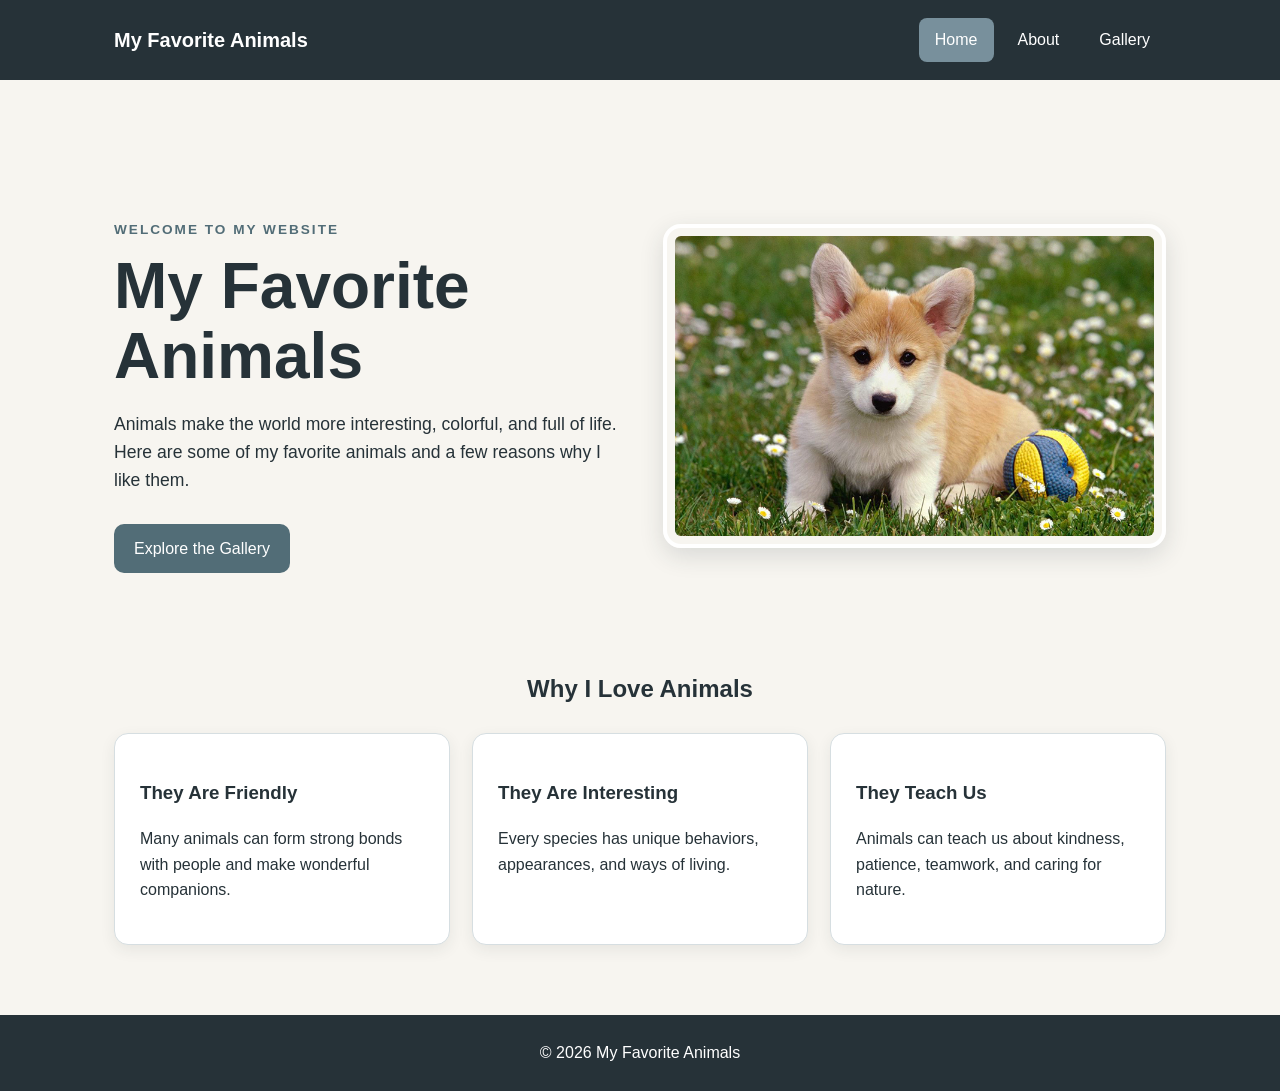
<file: index.html>
<!DOCTYPE html>
<html lang="en">
<head>
    <meta charset="UTF-8">
    <meta name="viewport" content="width=device-width, initial-scale=1.0">
    <title>My Favorite Animals</title>
    <link rel="stylesheet" href="style.css">
</head>
<body>
    <a class="skip-link" href="#main-content">Skip to Main Content</a>

    <header>
        <nav aria-label="Main navigation">
            <div class="nav-brand">My Favorite Animals</div>
            <ul>
                <li><a class="active" href="index.html">Home</a></li>
                <li><a href="about.html">About</a></li>
                <li><a href="gallery.html">Gallery</a></li>
            </ul>
        </nav>
    </header>

    <main id="main-content">
        <section class="hero">
            <div class="hero-text">
                <p class="eyebrow">WELCOME TO MY WEBSITE</p>
                <h1>My Favorite Animals</h1>
                <p>Animals make the world more interesting, colorful, and full of life. Here are some of my favorite animals and a few reasons why I like them.</p>
                <a class="button" href="gallery.html">Explore the Gallery</a>
            </div>
            <div class="hero-image">
                <img src="Dog.jpg" alt="Illustration of a friendly dog">
            </div>
        </section>

        <section class="content-section">
            <h2>Why I Love Animals</h2>
            <div class="feature-grid">
                <article class="card">
                    <h3>They Are Friendly</h3>
                    <p>Many animals can form strong bonds with people and make wonderful companions.</p>
                </article>
                <article class="card">
                    <h3>They Are Interesting</h3>
                    <p>Every species has unique behaviors, appearances, and ways of living.</p>
                </article>
                <article class="card">
                    <h3>They Teach Us</h3>
                    <p>Animals can teach us about kindness, patience, teamwork, and caring for nature.</p>
                </article>
            </div>
        </section>
    </main>

    <footer>
        <p>&copy; 2026 My Favorite Animals</p>
    </footer>
</body>
</html>
</file>
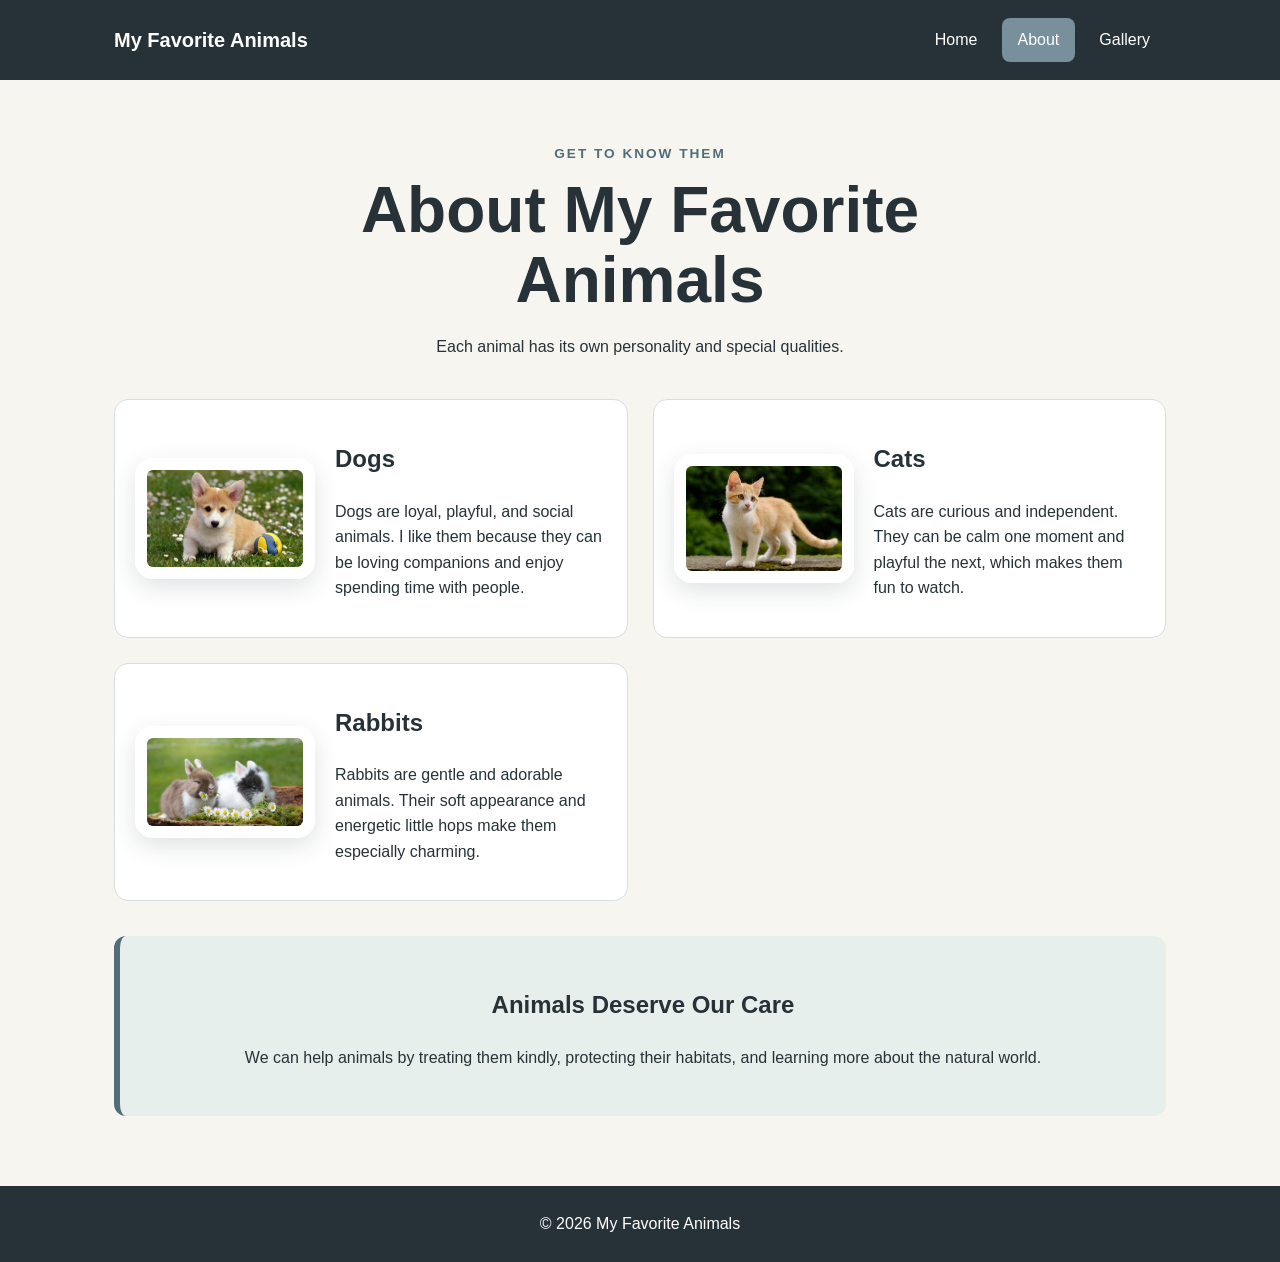
<file: about.html>
<!DOCTYPE html>
<html lang="en">
<head>
    <meta charset="UTF-8">
    <meta name="viewport" content="width=device-width, initial-scale=1.0">
    <title>About My Favorite Animals</title>
    <link rel="stylesheet" href="style.css">
</head>
<body>
    <a class="skip-link" href="#main-content">Skip to Main Content</a>

    <header>
        <nav aria-label="Main navigation">
            <div class="nav-brand">My Favorite Animals</div>
            <ul>
                <li><a href="index.html">Home</a></li>
                <li><a class="active" href="about.html">About</a></li>
                <li><a href="gallery.html">Gallery</a></li>
            </ul>
        </nav>
    </header>

    <main id="main-content">
        <section class="page-heading">
            <p class="eyebrow">GET TO KNOW THEM</p>
            <h1>About My Favorite Animals</h1>
            <p>Each animal has its own personality and special qualities.</p>
        </section>

        <section class="about-grid">
            <article class="animal-profile">
                <img src="Dog.jpg" alt="Illustration of a friendly dog">
                <div>
                    <h2>Dogs</h2>
                    <p>Dogs are loyal, playful, and social animals. I like them because they can be loving companions and enjoy spending time with people.</p>
                </div>
            </article>

            <article class="animal-profile">
                <img src="Cat.jpg" alt="Illustration of a cute cat">
                <div>
                    <h2>Cats</h2>
                    <p>Cats are curious and independent. They can be calm one moment and playful the next, which makes them fun to watch.</p>
                </div>
            </article>

            <article class="animal-profile">
                <img src="Rabbit.jpg" alt="Illustration of a rabbit">
                <div>
                    <h2>Rabbits</h2>
                    <p>Rabbits are gentle and adorable animals. Their soft appearance and energetic little hops make them especially charming.</p>
                </div>
            </article>
        </section>

        <section class="quote-box">
            <h2>Animals Deserve Our Care</h2>
            <p>We can help animals by treating them kindly, protecting their habitats, and learning more about the natural world.</p>
        </section>
    </main>

    <footer>
        <p>&copy; 2026 My Favorite Animals</p>
    </footer>
</body>
</html>
</file>
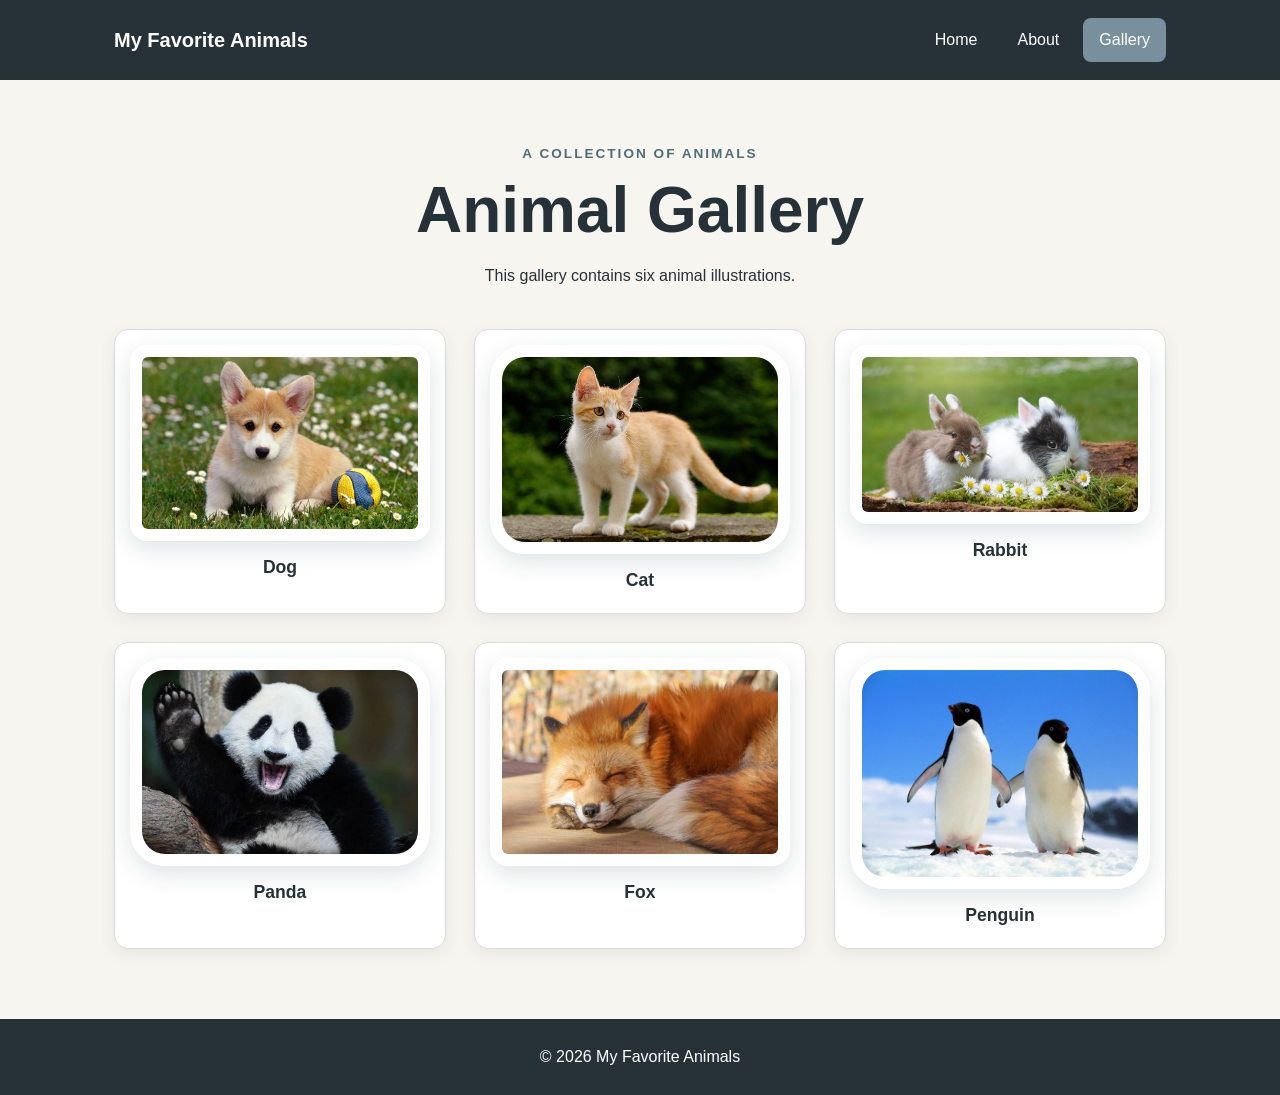
<file: gallery.html>
<!DOCTYPE html>
<html lang="en">
<head>
    <meta charset="UTF-8">
    <meta name="viewport" content="width=device-width, initial-scale=1.0">
    <title>Animal Gallery</title>
    <link rel="stylesheet" href="style.css">
</head>
<body>
    <a class="skip-link" href="#main-content">Skip to Main Content</a>

    <header>
        <nav aria-label="Main navigation">
            <div class="nav-brand">My Favorite Animals</div>
            <ul>
                <li><a href="index.html">Home</a></li>
                <li><a href="about.html">About</a></li>
                <li><a class="active" href="gallery.html">Gallery</a></li>
            </ul>
        </nav>
    </header>

    <main id="main-content">
        <section class="page-heading">
            <p class="eyebrow">A COLLECTION OF ANIMALS</p>
            <h1>Animal Gallery</h1>
            <p>This gallery contains six animal illustrations.</p>
        </section>

        <section class="gallery" aria-label="Animal gallery">
            <figure>
                <img src="Dog.jpg" alt="Illustration of a friendly dog">
                <figcaption>Dog</figcaption>
            </figure>
            <figure>
                <img src="Cat.jpg" alt="Illustration of a cute cat">
                <figcaption>Cat</figcaption>
            </figure>
            <figure>
                <img src="Rabbit.jpg" alt="Illustration of a rabbit">
                <figcaption>Rabbit</figcaption>
            </figure>
            <figure>
                <img src="Panda.webp" alt="Illustration of a panda">
                <figcaption>Panda</figcaption>
            </figure>
            <figure>
                <img src="Fox.jpg" alt="Illustration of a fox">
                <figcaption>Fox</figcaption>
            </figure>
            <figure>
                <img src="Penguin.jpg" alt="Illustration of a penguin">
                <figcaption>Penguin</figcaption>
            </figure>
        </section>
    </main>

    <footer>
        <p>&copy; 2026 My Favorite Animals</p>
    </footer>
</body>
</html>
</file>
<file: style.css>
* {
    box-sizing: border-box;
}

html {
    scroll-behavior: smooth;
}

body {
    margin: 0;
    font-family: Arial, Helvetica, sans-serif;
    line-height: 1.6;
    color: #263238;
    background-color: #f7f5f0;
}

.skip-link {
    position: absolute;
    top: -100px;
    left: 10px;
    z-index: 1000;
    padding: 10px 16px;
    background-color: #263238;
    color: #ffffff;
    text-decoration: none;
    border-radius: 0 0 8px 8px;
}

.skip-link:focus {
    top: 0;
}

header {
    background-color: #263238;
}

nav {
    display: flex;
    justify-content: space-between;
    align-items: center;
    gap: 24px;
    max-width: 1100px;
    margin: 0 auto;
    padding: 18px 24px;
}
.nav-brand {
    color: #ffffff;
    font-size: 1.25rem;
    font-weight: 700;
}
nav ul {
    display: flex;
    flex-wrap: wrap;
    justify-content: center;
    gap: 8px;
    margin: 0;
    padding: 0;
    list-style: none;
}
nav a {
    display: block;
    padding: 9px 16px;
    color: #ffffff;
    text-decoration: none;
    border-radius: 8px;
    transition: background-color 0.3s ease, transform 0.3s ease;
}
nav a:hover,
nav a:focus {
    background-color: #5c7c89;
    transform: translateY(-2px);
}
nav a.active {
    background-color: #78909c;
}
main {
    max-width: 1100px;
    margin: 0 auto;
    padding: 50px 24px 70px;
}
.hero {
    display: grid;
    grid-template-columns: 1fr 1fr;
    align-items: center;
    gap: 45px;
    min-height: 520px;
}
.hero-text h1,
.page-heading h1 {
    margin: 0 0 18px;
    font-size: clamp(2.2rem, 5vw, 4rem);
    line-height: 1.1;
}
.eyebrow {
    margin-bottom: 10px;
    color: #526d77;
    font-size: 0.85rem;
    font-weight: 700;
    letter-spacing: 2px;
}
.hero-text > p:not(.eyebrow) {
    max-width: 600px;
    font-size: 1.1rem;
}
.button {
    display: inline-block;
    margin-top: 12px;
    padding: 12px 20px;
    background-color: #526d77;
    color: #ffffff;
    text-decoration: none;
    border-radius: 10px;
    transition: transform 0.3s ease, background-color 0.3s ease;
}
.button:hover,
.button:focus {
    background-color: #374f58;
    transform: scale(1.04);
}
img {
    max-width: 100%;
    height: auto;
    border: 4px solid #ffffff;
    padding: 8px;
    border-radius: 18px;
    box-shadow: 0 8px 24px rgba(38, 50, 56, 0.14);
}
.hero-image img {
    width: 100%;
}
.content-section h2,
.quote-box h2 {
    text-align: center;
}
.feature-grid {
    display: grid;
    grid-template-columns: repeat(3, 1fr);
    gap: 22px;
    margin-top: 25px;
}
.card {
    padding: 25px;
    background-color: #ffffff;
    border: 1px solid #d6dee1;
    border-radius: 14px;
    box-shadow: 0 5px 15px rgba(38, 50, 56, 0.08);
}
.page-heading {
    max-width: 750px;
    margin: 0 auto 40px;
    text-align: center;
}
.about-grid {
    display: grid;
    grid-template-columns: repeat(2, 1fr);
    gap: 25px;
}
.animal-profile {
    display: flex;
    align-items: center;
    gap: 20px;
    padding: 20px;
    background-color: #ffffff;
    border: 1px solid #d6dee1;
    border-radius: 14px;
}
.animal-profile img {
    width: 180px;
    flex-shrink: 0;
}
.quote-box {
    margin-top: 35px;
    padding: 30px;
    background-color: #e7efed;
    border-left: 6px solid #526d77;
    border-radius: 12px;
    text-align: center;
}
.gallery {
    display: grid;
    grid-template-columns: repeat(3, 1fr);
    gap: 28px;
}
.gallery figure {
    margin: 0;
    padding: 15px;
    background-color: #ffffff;
    border: 1px solid #d6dee1;
    border-radius: 14px;
    text-align: center;
    box-shadow: 0 5px 15px rgba(38, 50, 56, 0.08);
    transition: transform 0.3s ease, box-shadow 0.3s ease;
}
.gallery figure:hover {
    transform: translateY(-8px);
    box-shadow: 0 12px 25px rgba(38, 50, 56, 0.16);
}
.gallery img {
    width: 100%;
    display: block;
    transition: transform 0.3s ease;
}

.gallery figure:hover img {
    transform: scale(1.03);
}

.gallery figure:nth-child(even) img {
    border-radius: 35px;
}

.gallery figcaption {
    padding: 12px 4px 4px;
    font-size: 1.1rem;
    font-weight: 700;
}

footer {
    padding: 25px;
    background-color: #263238;
    color: #ffffff;
    text-align: center;
}

footer p {
    margin: 0;
}

@media (max-width: 800px) {
    nav {
        flex-direction: column;
    }

    .hero,
    .about-grid {
        grid-template-columns: 1fr;
    }

    .feature-grid,
    .gallery {
        grid-template-columns: repeat(2, 1fr);
    }

    .hero {
        min-height: auto;
    }
}

@media (max-width: 520px) {
    .feature-grid,
    .gallery {
        grid-template-columns: 1fr;
    }

    .animal-profile {
        flex-direction: column;
        text-align: center;
    }

    main {
        padding-top: 35px;
    }
}
</file>
